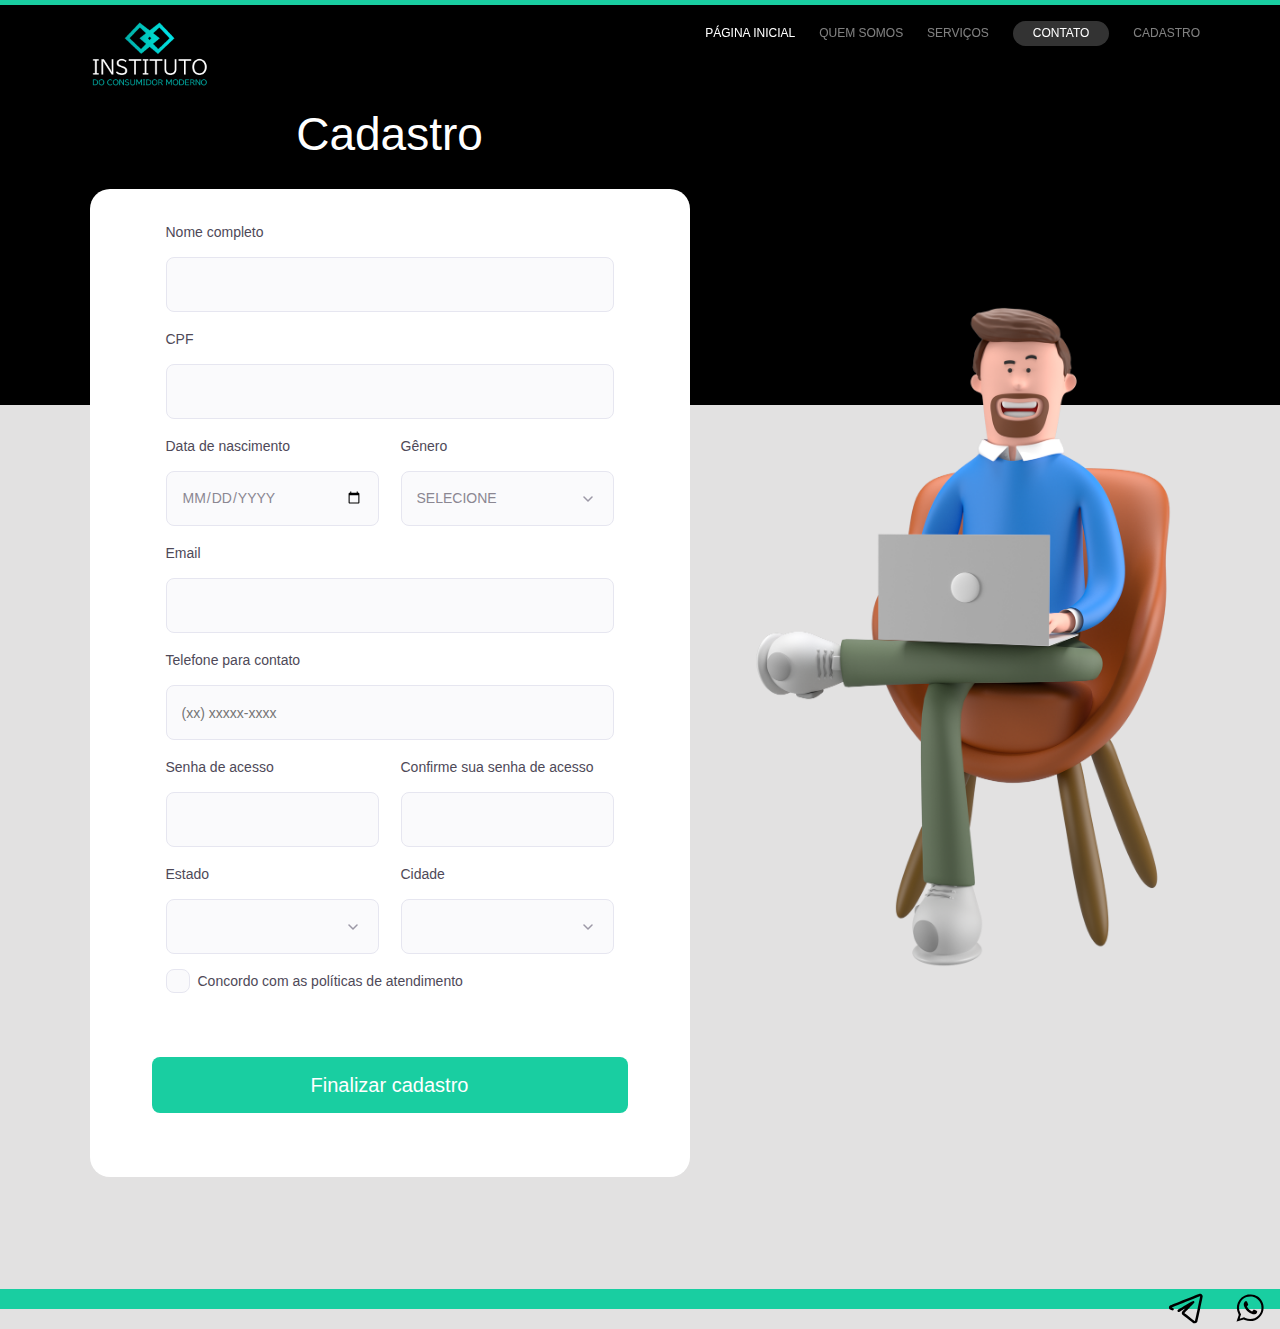
<file: cadastro.html>
<!DOCTYPE html>
<html lang="pt-br">
<head>
  <meta charset="UTF-8">
  <meta name="viewport" content="width=device-width, initial-scale=1.0">
  <title>Cadastro</title>

  <link rel="shortcut icon" href="./images/Arthur_Logo_ICM-removebg-preview (1).png">

  <link rel="stylesheet" href="./css/cadastro.css">
  <link rel="stylesheet" href="./css/style.css">
  <link rel="stylesheet" href="./css/bootstrap.css">

</head>
<body class="offcanvas">
    <nav class="gtco-nav" role="navigation">
		<div class="container">
			<div class="row">
				<div class="col-sm-2 col-xs-12">
					<div id="gtco-logo"><a href="index.html">
            <img src="./images/Arthur Logo ICM.png" alt="">
          </a></div>
				</div>
				<div class="col-xs-10 text-right menu-1 main-nav">
					<ul>
						<li class="active"><a href="index.html" data-nav-section="home">Página inicial</a></li>
						<li><a href="index.html" data-nav-section="about">Quem somos</a></li>
						<li><a href="index.html" data-nav-section="practice-areas">Serviços</a></li>
						<li class="btn-cta"><a href="index.html" data-nav-section="contact"><span>Contato</span></a></li>
						</li>
            <li><a href="http://freehtml5.co/" class="external" data-nav-section="register">Cadastro</a></li>
					</ul>
				</div>
			</div>
			
		</div>
	</nav>

  <div class="line"></div>
  <div class="page">
    <div class="form">
      <header>
        <h1>Cadastro</h1>
      </header>
      
      <form action="https://api.sheetmonkey.io/form/jngXyAKYbs1RW3cCso2Pkb" id="register" method="post">
        <fieldset>
          <div class="fieldset-wrapper">
            <div class="input-wrapper">
              <label for="name">Nome completo</label>
              <input type="text" id="name" 
              name="name
              ">
            </div>
    
            <div class="input-wrapper">
              <label for="cpf">CPF</label>
              <input type="text" name="cpf" \
          pattern="\d{3}\.?\d{3}\.?\d{3}-?\d{2}" \
          title="Digite um CPF no formato: xxx.xxx.xxx-xx">
            </div>

            <div class="user-data">
              <div class="input-wrapper">
                <label for="birthdayDate">Data de nascimento</label>
                <input type="date" id="date" name="birthdayDate" style="text-transform:uppercase" >
              </div>
              <div class="input-wrapper">
                <label for="gender">Gênero</label>
                <select name="gender" id="gender">
                  <option value="">Selecione</option>
                  <option value="F">Feminino</option>
                  <option value="M">Masculino</option>
                  <option value="Não-binário">Não binário</option>
                  <option value="Outro">Outro</option>
                </select>
              </div>
            </div>

            <div class="input-wrapper">
              <label for="email">Email</label>
              <input type="email" name="email">
            </div>
            <div class="input-wrapper">
              <label for="number">Telefone para contato</label>
              <input type="tel" id="number" name="number" placeholder="(xx) xxxxx-xxxx">
            </div>

            <div class="password-wrapper">
              <div class="input-wrapper">
                <label for="password">Senha de acesso</label>
                <input type="password" name="password" minlength="8">
              </div>
              <div class="input-wrapper">
                <label for="passwordConfirm">Confirme sua senha de acesso</label>
                <input type="password" name="passwordConfirm" minlength="8">
              </div>
            </div>
            <div class="location-wrapper">
              <div class="input-wrapper">
                <label for="uf">Estado</label>
                <select name="uf" id="uf">
                  <option value=""></option>
                </select>
              </div>
              <div class="input-wrapper">
                <label for="cities">Cidade</label>
                <select name="cities" id="cities">,
                  <option value=""></option>
                </select>
              </div>
            </div>

            <div class="checkbox-wrapper">
              <input type="checkbox" name="terms">
              <label for="terms">Concordo com as políticas de atendimento</label>
            </div>
          </div>
        </fieldset>
  
        <button type="submit" class="submit-button" id="sendForm">
          Finalizar cadastro
        </button>
      </form>
    </div>

    <img id="draw" src="./images/cadastro.png" alt="Desenho de um homem sentado em uma cadeira com um laptop no colo">
  </div>
  
  <footer>
      
        <p class="pull-right">
          <ul class="gtco-social-icons pull-right">
            <li><a href="https://criarmeulink.com.br/u/1684847218" target="_blank"><i class="icon-telegram">
              <img src="./images/icone-telegramme-symbole-logo-noir.svg" alt="Logo do Telegram">
            </i></a></li>
            <li><a href="https://api.whatsapp.com/send?phone=5528999736214" target="_blank"><i class="icon-whatsapp">
              <img src="./images/images.svg" alt="Logo do Whatsapp">
            </i></a></li>
          </ul>
        </p>

    </footer>
    
  <script src="./js/script.js"></script>

  <script src="./js/main.js"></script>
</body>
</html>
</file>
<file: css/cadastro.css>
* {
  margin: 0;
  padding: 0;
  box-sizing: border-box;
}

:root {
  font-size: 62.5%;
}

body::before {
  content: '';
  background: #000000;
  height: 40.5rem;
  width: 100%;
  top: 0;
  left: 0;
  display: block;

  position: absolute;
  z-index: -1;
}
.line {
  background: #19cea1;
  height: .5rem;
}

body {
  font-family: 'Poppins', sans-serif;
  background: #e2e1e1 !important;
  position: relative;

}

h1, h2, legend, button {
  font-family: 'Staatliches', cursive;
}

.page {
  display: flex;
  flex-wrap: wrap;
  max-width: 144rem;
  width: 90%;
  margin: 0 auto;
}

.page .form{
  max-width: 60rem;
  width: 90%;
  margin: 0 auto;

}

header {
  max-width: 40rem;
  width: 90%;
  margin: 10.7rem auto 3.2rem;

  display: flex;
  flex-direction: column;
  align-items: center;

  color: white;
  text-align: center;
}

.form header h1 {
  font-weight: normal;
  font-size: 4.6rem;
  line-height: 4.5rem;
}

p {
  margin-bottom: 2.3rem;

}

form {
  background: white;
  border-radius: 2rem;

  padding: 3.1rem 6.2rem 6.4rem;
  margin-bottom: 10.2rem;

  display: flex;
  flex-direction: column;
  align-items: center;
}

fieldset {
  border: none;
}

fieldset + fieldset {
  margin-top: 3.2rem;
}

.input-wrapper {
  display: flex;
  flex-direction: column;
  gap: .8rem;

  width: 100%;
  margin-bottom: 1.5rem;
  /*Conferir depois*/
}

.input-wrapper label,
.checkbox-wrapper label {
  font-size: 1.4rem;
  line-height: 2.4rem;

  color: #4E4958;
}

.input-wrapper label span:hover {
  color: #8b8792;
}

.input-wrapper input,
.input-wrapper select,
.input-wrapper textarea {
  height: 5.5rem;
  background: #FAFAFC;

  border: 1px solid #E6E6F0;
  border-radius: 8px;

  color: #8b8792;
  padding: 0 1.5rem;
}

.user-name,
.password-wrapper,
.location-wrapper,
.user-data {
  display: flex;
  gap: 2.2rem;
  justify-content: center;
}

.input-wrapper select {
  width: 100%;

  text-transform: uppercase;

  appearance: none;
  -webkit-appearance: none;

  background-image: url("data:image/svg+xml,%3Csvg width='10' height='6' viewBox='0 0 10 6' fill='none' xmlns='http://www.w3.org/2000/svg'%3E%3Cpath d='M1 1L5 5L9 1' stroke='%239C98A6' stroke-width='1.5' stroke-linecap='round' stroke-linejoin='round'/%3E%3C/svg%3E%0A");
  background-repeat: no-repeat;
  background-position: top 50% right 20px;

}

/*CHECKBOX*/
.checkbox-wrapper {
  position: relative;
}

.checkbox-wrapper input {
  position: absolute;
  top: 0;
  left: 0;
  width: 24px;
  height: 24px;

  opacity: 0;
}

.checkbox-wrapper label {

  display: flex;
  align-items: center;
  gap: 8px;

  margin: 0;
  /*quando a tela fica menor, a caixa aumenta, e dá a impressão de que está desalinhado.
  Como fazer a linha quebrar e deixar a caixa alinhada ainda??*/
}

.checkbox-wrapper label::before {
  content: '';
  width: 2.4rem;
  height: 2.4rem;

  display: block;

  background: #FAFAFC;
  border: 1px solid #E6E6F0;
  border-radius: 8px;
}

.checkbox-wrapper input:checked + label::before {
  background-image: url("data:image/svg+xml,%3Csvg width='18' height='14' viewBox='0 0 18 14' fill='none' xmlns='http://www.w3.org/2000/svg'%3E%3Cpath d='M6 11.17L1.83 7L0.410004 8.41L6 14L18 2L16.59 0.589996L6 11.17Z' fill='%2342D3FF'/%3E%3C/svg%3E%0A");
  background-repeat: no-repeat;
  background-position: center;
}

.checkbox-wrapper input:focus + label::before {
  outline: 2px solid black;
}

/*BUTTON*/
.submit-button {
  background: #19cea1;
  ;
  border: none;
  border-radius: 8px;

  width: 100%;
  padding: 1.5rem 4rem;
  margin-top: 64px;

  font-size: 2rem;
  line-height: 2.6rem;

  color: #FFFFFF;

}

.submit-button:hover {
  background: #15a581;
}

#Loading {
  width: 6.5rem;
  animation: Rotating 1s infinite linear;
}

.page #draw {
  object-fit: contain;
  width: 45rem;
  margin: 0 auto;
}

footer {
  background: #19cea1;
  height: 2rem;
}

@keyframes Rotating {
  0%{
    transform: rotate(0deg);
  }
  100% {
    transform: rotate(360deg);
  }
}
</file>
<file: css/style.css>
@font-face {
  font-family: 'icomoon';
  src: url("../fonts/icomoon/icomoon.eot?srf3rx");
  src: url("../fonts/icomoon/icomoon.eot?srf3rx#iefix") format("embedded-opentype"), url("../fonts/icomoon/icomoon.ttf?srf3rx") format("truetype"), url("../fonts/icomoon/icomoon.woff?srf3rx") format("woff"), url("../fonts/icomoon/icomoon.svg?srf3rx#icomoon") format("svg");
  font-weight: normal;
  font-style: normal;
}
/* =======================================================
*
* 	Template Style 
*
* ======================================================= */
body {
  font-family: "Open Sans", Arial, sans-serif;
  font-weight: 400;
  font-size: 16px;
  line-height: 1.8;
  color: #777;
  background: #fff;
}

#page {
  position: relative;
  overflow-x: hidden;
  width: 100%;
  height: 100%;
  -webkit-transition: 0.5s;
  -o-transition: 0.5s;
  transition: 0.5s;
}
.offcanvas #page:after {
  -webkit-transition: 2s;
  -o-transition: 2s;
  transition: 2s;
  position: absolute;
  top: 0;
  right: 0;
  bottom: 0;
  left: 0;
  z-index: 101;
  background: rgba(0, 0, 0, 0.7);
  content: "";
}

a {
  color: #7ED321;
  -webkit-transition: 0.5s;
  -o-transition: 0.5s;
  transition: 0.5s;
}

a:hover, a:active, a:focus {
  color: #7ED321;
  outline: none;
  text-decoration: none;
}

p {
  margin-bottom: 30px;
}

h1, h2, h3, h4, h5, h6, figure {
  color: #000;
  font-family: "Open Sans", Arial, sans-serif;
  font-weight: 400;
  margin: 0 0 30px 0;
}

::-webkit-selection {
  color: #fff;
  background: #7ED321;
}

::-moz-selection {
  color: #fff;
  background: #7ED321;
}

::selection {
  color: #fff;
  background: #7ED321;
}

.gtco-nav {
  position: fixed;
  top: 0;
  margin: 0;
  padding: 0;
  width: 100%;
  padding: 20px 0;
  z-index: 1001;
  -webkit-transition: 0.3s;
  -o-transition: 0.3s;
  transition: 0.3s;
}
@media screen and (max-width: 768px) {
  .gtco-nav {
    padding: 20px 0;
  }
}
.gtco-nav #gtco-logo {
  font-size: 30px;
  line-height: 1;
  margin: 0;
  padding: 0;
  font-weight: bold;

  transition: transform .3s;
}

.gtco-nav #gtco-logo a {
  padding: 0px 10px;
  color: #fff;
  font-weight: 700;
  -webkit-transition: 0.4s;
  -o-transition: 0.4s;
  transition: 0.4s;
  text-decoration: none;

  
}

.gtco-nav #gtco-logo:hover {
  transform: scale(1.03);
}

.gtco-nav #gtco-logo img {
  width: 140px;
}

@media screen and (max-width: 768px) {
  .gtco-nav .menu-1, .gtco-nav .menu-2 {
    display: none;
  }
}
.gtco-nav ul {
  padding: 0;
  margin: 1px 0 0 0;
}
.gtco-nav ul li {
  padding: 0;
  margin: 0;
  list-style: none;
  display: inline;
}
.gtco-nav ul li a {
  font-size: 12px;
  padding: 30px 10px;
  text-transform: uppercase;
  color: rgba(255, 255, 255, 0.5);
  font-weight: 400 !important;
  -webkit-transition: 0.5s;
  -o-transition: 0.5s;
  transition: 0.5s;

  text-decoration: none;
}
.gtco-nav ul li a:hover, .gtco-nav ul li a:focus, .gtco-nav ul li a:active {
  color: #fff;
}
.gtco-nav ul li.has-dropdown {
  position: relative;
}
.gtco-nav ul li.has-dropdown .dropdown {
  width: 130px;
  -webkit-box-shadow: 0px 4px 5px 0px rgba(0, 0, 0, 0.15);
  -moz-box-shadow: 0px 4px 5px 0px rgba(0, 0, 0, 0.15);
  box-shadow: 0px 4px 5px 0px rgba(0, 0, 0, 0.15);
  z-index: 1002;
  visibility: hidden;
  opacity: 0;
  position: absolute;
  top: 40px;
  left: 0;
  text-align: left;
  background: #fff;
  padding: 20px;
  -webkit-border-radius: 4px;
  -moz-border-radius: 4px;
  -ms-border-radius: 4px;
  border-radius: 4px;
  -webkit-transition: 0s;
  -o-transition: 0s;
  transition: 0s;
}
.gtco-nav ul li.has-dropdown .dropdown:before {
  bottom: 100%;
  left: 40px;
  border: solid transparent;
  content: " ";
  height: 0;
  width: 0;
  position: absolute;
  pointer-events: none;
  border-bottom-color: #fff;
  border-width: 8px;
  margin-left: -8px;
}
.gtco-nav ul li.has-dropdown .dropdown li {
  display: block;
  margin-bottom: 7px;
}
.gtco-nav ul li.has-dropdown .dropdown li:last-child {
  margin-bottom: 0;
}
.gtco-nav ul li.has-dropdown .dropdown li a {
  padding: 2px 0;
  display: block;
  color: #999999;
  line-height: 1.2;
  text-transform: none;
  font-size: 15px;
}
.gtco-nav ul li.has-dropdown .dropdown li a:hover {
  color: #000;
}
.gtco-nav ul li.has-dropdown .dropdown li.active > a {
  color: #000 !important;
}
.gtco-nav ul li.has-dropdown:hover a, .gtco-nav ul li.has-dropdown:focus a {
  color: #fff;
}
.gtco-nav ul li.btn-cta a {
  color: #fff;
}
.gtco-nav ul li.btn-cta a span {
  border: none !important;
  background: rgba(255, 255, 255, 0.2);
  padding: 4px 20px;
  display: -moz-inline-stack;
  display: inline-block;
  zoom: 1;
  *display: inline;
  -webkit-transition: 0.3s;
  -o-transition: 0.3s;
  transition: 0.3s;
  -webkit-border-radius: 30px;
  -moz-border-radius: 30px;
  -ms-border-radius: 30px;
  border-radius: 30px;
}
.gtco-nav ul li.btn-cta a:hover span {
  background: #8bde2f;
  color: #fff;
}
.gtco-nav ul li.active > a {
  color: #fff !important;
}
.gtco-nav.scrolled {
  background: #fff;
  -webkit-box-shadow: 0px 1px 3px 0px rgba(0, 0, 0, 0.15);
  -moz-box-shadow: 0px 1px 3px 0px rgba(0, 0, 0, 0.15);
  box-shadow: 0px 1px 3px 0px rgba(0, 0, 0, 0.15);
}
.gtco-nav.scrolled ul {
  padding: 0;
  margin: 1px 0 0 0;
}
.gtco-nav.scrolled ul li {
  padding: 0;
  margin: 0;
  list-style: none;
  display: inline;
}
.gtco-nav.scrolled ul li a {
  color: rgba(0, 0, 0, 0.5);
}
.gtco-nav.scrolled ul li a:hover {
  color: black;
}
.gtco-nav.scrolled ul li.active > a {
  color: #7ED321 !important;
}
.gtco-nav.scrolled ul li.btn-cta a {
  color: #fff;
}
.gtco-nav.scrolled ul li.btn-cta a span {
  border: none !important;
  background: #7ED321;
  padding: 4px 20px;
  color: #fff;
}
.gtco-nav.scrolled #gtco-logo em, .gtco-nav.scrolled #gtco-logo a {
  color: #000;
}

#gtco-hero .gtco-video-link a {
  color: rgba(255, 255, 255, 0.5);
}
#gtco-hero .gtco-video-link a i {
  font-size: 78px;
  top: 2px;
  position: relative;
  color: #fff;
  -webkit-transform: scale(1);
  -moz-transform: scale(1);
  -ms-transform: scale(1);
  -o-transform: scale(1);
  transform: scale(1);
  display: -moz-inline-stack;
  display: inline-block;
  zoom: 1;
  *display: inline;
  -webkit-border-radius: 50%;
  -moz-border-radius: 50%;
  -ms-border-radius: 50%;
  border-radius: 50%;
  -webkit-transition: 0.5s;
  -o-transition: 0.5s;
  transition: 0.5s;
}
#gtco-hero .gtco-video-link a:hover {
  color: white;
}
#gtco-hero .gtco-video-link a:hover i {
  -webkit-transform: scale(1.1);
  -moz-transform: scale(1.1);
  -ms-transform: scale(1.1);
  -o-transform: scale(1.1);
  transform: scale(1.1);
}
@media screen and (max-width: 480px) {
  #gtco-hero .text-left {
    text-align: center !important;
  }
}
@media screen and (max-width: 480px) {
  #gtco-hero .btn {
    display: block;
    width: 100%;
  }
}

#gtco-header,
#gtco-counter,
.gtco-bg {
  background-size: cover;
  background-position: top center;
  background-repeat: no-repeat;
  position: relative;
}

.gtco-bg {
  background-position: center center;
  width: 100%;
  float: left;
  position: relative;
}

.gtco-video {
  height: 450px;
  overflow: hidden;
  margin-bottom: 30px;
  -webkit-border-radius: 7px;
  -moz-border-radius: 7px;
  -ms-border-radius: 7px;
  border-radius: 7px;
}
.gtco-video.gtco-video-sm {
  height: 250px;
}
.gtco-video a {
  z-index: 1001;
  position: absolute;
  top: 50%;
  left: 50%;
  margin-top: -45px;
  margin-left: -45px;
  width: 90px;
  height: 90px;
  display: table;
  text-align: center;
  background: #fff;
  -webkit-box-shadow: 0px 14px 30px -15px rgba(0, 0, 0, 0.75);
  -moz-box-shadow: 0px 14px 30px -15px rgba(0, 0, 0, 0.75);
  box-shadow: 0px 14px 30px -15px rgba(0, 0, 0, 0.75);
  -webkit-border-radius: 50%;
  -moz-border-radius: 50%;
  -ms-border-radius: 50%;
  border-radius: 50%;
}
.gtco-video a i {
  text-align: center;
  display: table-cell;
  vertical-align: middle;
  font-size: 40px;
}
.gtco-video .overlay {
  position: absolute;
  top: 0;
  left: 0;
  right: 0;
  bottom: 0;
  background: rgba(0, 0, 0, 0.5);
  -webkit-transition: 0.5s;
  -o-transition: 0.5s;
  transition: 0.5s;
}
.gtco-video:hover .overlay {
  background: rgba(0, 0, 0, 0.7);
}
.gtco-video:hover a {
  position: relative;
  -webkit-transform: scale(1.2);
  -moz-transform: scale(1.2);
  -ms-transform: scale(1.2);
  -o-transform: scale(1.2);
  transform: scale(1.2);
}

.gtco-cover {
  height: 900px;
  background-size: cover;
  background-repeat: no-repeat;
  position: relative;
  float: left;
  width: 100%;
}
.gtco-cover a {
  color: #7ED321;
}
.gtco-cover a:hover {
  color: white;
}
.gtco-cover .overlay {
  z-index: 1;
  position: absolute;
  bottom: 0;
  top: 0;
  left: 0;
  right: 0;
  background: rgba(35, 35, 35, 0.5);
}
.gtco-cover > .container {
  position: relative;
  z-index: 10;
}
@media screen and (max-width: 768px) {
  .gtco-cover {
    height: 600px;
  }
}
.gtco-cover .display-t,
.gtco-cover .display-tc {
  height: 900px;
  display: table;
  width: 100%;
}
@media screen and (max-width: 768px) {
  .gtco-cover .display-t,
  .gtco-cover .display-tc {
    height: 600px;
  }
}
.gtco-cover.gtco-cover-sm {
  height: 600px;
}
@media screen and (max-width: 768px) {
  .gtco-cover.gtco-cover-sm {
    height: 400px;
  }
}
.gtco-cover.gtco-cover-sm .display-t,
.gtco-cover.gtco-cover-sm .display-tc {
  height: 600px;
  display: table;
  width: 100%;
}
@media screen and (max-width: 768px) {
  .gtco-cover.gtco-cover-sm .display-t,
  .gtco-cover.gtco-cover-sm .display-tc {
    height: 400px;
  }
}
.gtco-cover.gtco-cover-xs {
  height: 500px;
}
@media screen and (max-width: 768px) {
  .gtco-cover.gtco-cover-xs {
    height: inherit !important;
    padding: 3em 0;
  }
}
.gtco-cover.gtco-cover-xs .display-t,
.gtco-cover.gtco-cover-xs .display-tc {
  height: 500px;
  display: table;
  width: 100%;
}
@media screen and (max-width: 768px) {
  .gtco-cover.gtco-cover-xs .display-t,
  .gtco-cover.gtco-cover-xs .display-tc {
    padding: 3em 0;
    height: inherit !important;
  }
}
.gtco-cover.gtco-cover-xxs {
  padding: 3em 0;
}
.gtco-cover .btn-primary {
  color: #fff !important;
}

#gtco-about,
#gtco-practice-areas,
#gtco-our-team,
#gtco-contact {
  padding: 7em 0;
  clear: both;
}

#gtco-about .img-shadow {
  position: relative;
  background: #7ED321;
  width: 100%;
  float: left;
}
#gtco-about .img-shadow img {
  position: relative;
  top: -20px;
  left: -20px;
}
#gtco-about .heading {
  position: relative;
}
#gtco-about .heading .subtle-text {
  position: absolute;
  bottom: -1.6em;
  left: 0;
  text-transform: uppercase;
  font-size: 208px;
  color: #F8F8F8;
  font-weight: 900;
  z-index: -1;
}

#gtco-practice-areas .heading {
  position: relative;
}
#gtco-practice-areas .heading .subtle-text {
  position: absolute;
  bottom: -1.6em;
  left: 0;
  text-transform: uppercase;
  font-size: 208px;
  color: #F8F8F8;
  font-weight: 900;
  z-index: -1;
  line-height: 1;
}
#gtco-practice-areas .heading .subtle-text span {
  display: block;
}
#gtco-practice-areas .gtco-practice-area-item {
  margin-bottom: 30px;
}
#gtco-practice-areas .gtco-practice-area-item .gtco-icon,
#gtco-practice-areas .gtco-practice-area-item .gtco-copy {
  display: table-cell;
  vertical-align: top;
}
#gtco-practice-areas .gtco-practice-area-item .gtco-icon {
  width: 100px;
}
@media screen and (max-width: 768px) {
  #gtco-practice-areas .gtco-practice-area-item .gtco-icon {
    width: 70px;
  }
}
#gtco-practice-areas .gtco-practice-area-item .gtco-copy h3 {
  margin-bottom: 15px;
  font-size: 24px;
}

#gtco-our-team .heading {
  position: relative;
}
#gtco-our-team .heading .subtle-text {
  position: absolute;
  bottom: -1.6em;
  left: 0;
  text-transform: uppercase;
  font-size: 208px;
  color: #F8F8F8;
  font-weight: 900;
  z-index: -1;
  line-height: 1;
}
#gtco-our-team .heading .subtle-text span {
  display: block;
}
#gtco-our-team .team-item {
  margin-bottom: 9em;
}
#gtco-our-team .team-item:last-child {
  margin-bottom: 0;
}
#gtco-our-team .gtco-team-reverse .img-shadow,
#gtco-our-team .gtco-team .img-shadow {
  position: relative;
  background: #7ED321;
  width: 100%;
  float: left;
  margin-bottom: 30px;
}
#gtco-our-team .gtco-team-reverse .img-shadow img,
#gtco-our-team .gtco-team .img-shadow img {
  position: relative;
  top: -20px;
  right: -20px;
}
#gtco-our-team .gtco-team .img-shadow img {
  top: -20px;
  left: -20px;
}

#gtco-contact .heading {
  position: relative;
}
#gtco-contact .heading .subtle-text {
  position: absolute;
  bottom: -1em;
  left: 0;
  text-transform: uppercase;
  font-size: 208px;
  color: #F8F8F8;
  font-weight: 900;
  z-index: -1;
  line-height: 1;
}
#gtco-contact .heading .subtle-text span {
  display: block;
}
#gtco-contact .form-group {
  margin-bottom: 20px;

}

#gtco-contact .form-control input {
  border-radius: 20px;
}

#gtco-contact .form-control {
  height: 70px;
  font-size: 18px;
  box-shadow: none !important;
  border: 1px solid #cccccc;
  padding-left: 20px;
  padding-right: 20px;
  background: #fff;
}
#gtco-contact textarea {
  height: inherit !important;
  resize: vertical;
}

.heading {
  text-align: center;
  margin-bottom: 70px;
}
.heading h1 {
  margin-bottom: 10px;
}
@media screen and (max-width: 768px) {
  .heading h1 {
    font-size: 26px;
  }
}
.heading .sub {
  position: relative;
  padding-bottom: 40px;
  font-size: 18px;
  color: #757575;
}
.heading .sub:after {
  bottom: 0;
  left: 50%;
  margin-left: -36px;
  content: "";
  position: absolute;
  width: 72px;
  height: 2px;
  background: #7ED321;
}

.heading-colored {
  color: #7ED321;
}

.read-more i {
  position: relative;
  top: 2px;
  -webkit-transition: 0.5s;
  -o-transition: 0.5s;
  transition: 0.5s;
}
.read-more:hover i {
  padding-left: 10px;
}

.loading {
  width: 45px;

  animation: Rotating 1s infinite linear;
}

.gtco-social-icons {
  margin: 0;
  padding: 0;
}
.gtco-social-icons li {
  margin: 0;
  padding: 0;
  list-style: none;
  display: -moz-inline-stack;
  display: inline-block;
  zoom: 1;
  *display: inline;
}
.gtco-social-icons li a {
  display: -moz-inline-stack;
  display: inline-block;
  zoom: 1;
  display: inline;
  color: #111111;
  padding-left: 10px;
  padding-right: 10px;

}
.gtco-social-icons li a i {
  font-size: 20px;
}
.gtco-social-icons li a i img {
  width: 40px;
  transition: transform .5s;
}

.gtco-social-icons li a i img:hover {
  transform: scale(1.1);
}

form label {
  font-weight: normal !important;
}

#gtco-header .display-tc,
.gtco-cover .display-tc {
  display: table-cell !important;
  vertical-align: middle;
}
#gtco-header .display-tc h1, #gtco-header .display-tc h2,
.gtco-cover .display-tc h1,
.gtco-cover .display-tc h2 {
  margin: 0;
  padding: 0;
  color: white;
}
#gtco-header .display-tc h1,
.gtco-cover .display-tc h1 {
  margin-bottom: 30px;
  font-size: 59px;
  line-height: 1.5;
  font-weight: 100;
}
@media screen and (max-width: 768px) {
  #gtco-header .display-tc h1,
  .gtco-cover .display-tc h1 {
    font-size: 34px;
    line-height: 1.2;
    margin-bottom: 10px;
  }
}
#gtco-header .display-tc h2,
.gtco-cover .display-tc h2 {
  font-size: 22px;
  line-height: 1.5;
  margin-bottom: 30px;
}

#gtco-footer {
  padding-top: 30px;
  background: #fafafa;
}
#gtco-footer .gtco-footer-links {
  padding: 0;
  margin: 0 0 20px 0;
  float: left;
  width: 100%;
}
#gtco-footer .gtco-footer-links li {
  padding: 0;
  margin: 0 0 15px 0;
  list-style: none;
  line-height: 1;
}
#gtco-footer .gtco-footer-links li a {
  text-decoration: none;
}
#gtco-footer .gtco-footer-links li a:hover {
  text-decoration: underline;
}
#gtco-footer .gtco-widget {
  margin-bottom: 30px;
}
#gtco-footer .gtco-widget h3 {
  margin-bottom: 15px;
  font-weight: bold;
  font-size: 15px;
  letter-spacing: 2px;
  text-transform: uppercase;
}
#gtco-footer .gtco-widget .gtco-quick-contact {
  padding: 0;
  margin: 0;
}
#gtco-footer .gtco-widget .gtco-quick-contact li {
  padding: 0;
  margin: 0 0 10px 0;
  list-style: none;
}
#gtco-footer .gtco-widget .gtco-quick-contact li i {
  width: 30px;
  /*float: left;*/
  font-size: 18px;
  position: relative;
  margin-top: 4px;
  display: -moz-inline-stack;
  display: inline-block;
  zoom: 1;
  *display: inline;
}
@media screen and (max-width: 768px) {
  #gtco-footer .copyright .pull-left,
  #gtco-footer .copyright .pull-right {
    float: none !important;
    text-align: center;
  }
}
#gtco-footer .copyright .block {
  display: block;
}

#gtco-offcanvas {
  position: absolute;
  position: fixed;
  z-index: 1901;
  width: 270px;
  background: black;
  top: 0;
  right: 0;
  top: 0;
  bottom: 0;
  padding: 45px 40px 40px 40px;
  overflow-y: auto;
  display: none;
  -moz-transform: translateX(270px);
  -webkit-transform: translateX(270px);
  -ms-transform: translateX(270px);
  -o-transform: translateX(270px);
  transform: translateX(270px);
  -webkit-transition: 0.5s;
  -o-transition: 0.5s;
  transition: 0.5s;
}
@media screen and (max-width: 768px) {
  #gtco-offcanvas {
    display: block;
  }
}
.offcanvas #gtco-offcanvas {
  -moz-transform: translateX(0px);
  -webkit-transform: translateX(0px);
  -ms-transform: translateX(0px);
  -o-transform: translateX(0px);
  transform: translateX(0px);
}
#gtco-offcanvas a {
  color: rgba(255, 255, 255, 0.5);
}
#gtco-offcanvas a:hover {
  color: rgba(255, 255, 255, 0.8);
}
#gtco-offcanvas ul {
  padding: 0;
  margin: 0;
}
#gtco-offcanvas ul li {
  padding: 0;
  margin: 0;
  list-style: none;
}
#gtco-offcanvas ul li > ul {
  padding-left: 20px;
  display: none;
}
#gtco-offcanvas ul li.offcanvas-has-dropdown > a {
  display: block;
  position: relative;
}
#gtco-offcanvas ul li.offcanvas-has-dropdown > a:after {
  position: absolute;
  right: 0px;
  font-family: 'icomoon';
  /*speak: none;*/
  font-style: normal;
  font-weight: normal;
  font-variant: normal;
  text-transform: none;
  line-height: 1;
  /* Better Font Rendering =========== */
  -webkit-font-smoothing: antialiased;
  -moz-osx-font-smoothing: grayscale;
  content: "\e921";
  font-size: 20px;
  color: rgba(255, 255, 255, 0.2);
  -webkit-transition: 0.5s;
  -o-transition: 0.5s;
  transition: 0.5s;
}
#gtco-offcanvas ul li.offcanvas-has-dropdown.active a:after {
  -webkit-transform: rotate(-180deg);
  -moz-transform: rotate(-180deg);
  -ms-transform: rotate(-180deg);
  -o-transform: rotate(-180deg);
  transform: rotate(-180deg);
}

.uppercase {
  font-size: 14px;
  color: #000;
  margin-bottom: 10px;
  font-weight: 700;
  text-transform: uppercase;
}

.gototop {
  position: fixed;
  bottom: 20px;
  right: 20px;
  z-index: 999;
  opacity: 0;
  visibility: hidden;
  -webkit-transition: 0.5s;
  -o-transition: 0.5s;
  transition: 0.5s;
}
.gototop.active {
  opacity: 1;
  visibility: visible;
}
.gototop a {
  width: 50px;
  height: 50px;
  display: table;
  background: rgba(0, 0, 0, 0.5);
  color: #fff;
  text-align: center;
  -webkit-border-radius: 4px;
  -moz-border-radius: 4px;
  -ms-border-radius: 4px;
  border-radius: 4px;
}
.gototop a i {
  height: 50px;
  display: table-cell;
  vertical-align: middle;
}
.gototop a:hover, .gototop a:active, .gototop a:focus {
  text-decoration: none;
  outline: none;
}

.gtco-nav-toggle {
  width: 25px;
  height: 25px;
  cursor: pointer;
  text-decoration: none;
}
.gtco-nav-toggle.active i::before, .gtco-nav-toggle.active i::after {
  background: #444;
}
.gtco-nav-toggle:hover, .gtco-nav-toggle:focus, .gtco-nav-toggle:active {
  outline: none;
  border-bottom: none !important;
}
.gtco-nav-toggle i {
  position: relative;
  display: inline-block;
  width: 25px;
  height: 2px;
  color: #252525;
  font: bold 14px/.4 Helvetica;
  text-transform: uppercase;
  text-indent: -55px;
  background: #000000;
  transition: all .2s ease-out;
}
.gtco-nav-toggle i::before, .gtco-nav-toggle i::after {
  content: '';
  width: 25px;
  height: 2px;
  background: #000000;
  position: absolute;
  left: 0;
  transition: all .2s ease-out;

}
.gtco-nav-toggle.gtco-nav-white > i {
  color: #fff;
  background: #fff;
}
.gtco-nav-toggle.gtco-nav-white > i::before, .gtco-nav-toggle.gtco-nav-white > i::after {
  background: #fff;
}

.gtco-nav-toggle i::before {
  top: -7px;
}

.gtco-nav-toggle i::after {
  bottom: -7px;
}

.gtco-nav-toggle:hover i::before {
  top: -10px;
}

.gtco-nav-toggle:hover i::after {
  bottom: -10px;
}

.gtco-nav-toggle.active i {
  background: transparent;
}

.gtco-nav-toggle.active i::before {
  top: 0;
  -webkit-transform: rotateZ(45deg);
  -moz-transform: rotateZ(45deg);
  -ms-transform: rotateZ(45deg);
  -o-transform: rotateZ(45deg);
  transform: rotateZ(45deg);
}

.gtco-nav-toggle.active i::after {
  bottom: 0;
  -webkit-transform: rotateZ(-45deg);
  -moz-transform: rotateZ(-45deg);
  -ms-transform: rotateZ(-45deg);
  -o-transform: rotateZ(-45deg);
  transform: rotateZ(-45deg);
}

.gtco-nav-toggle {
  position: fixed;
  right: 0px;
  top: 10px;
  z-index: 21;
  padding: 6px 0 0 0;
  display: block;
  margin: 0 auto;
  display: none;
  height: 44px;
  width: 44px;
  z-index: 2001;
  border-bottom: none !important;

}
@media screen and (max-width: 768px) {
  .gtco-nav-toggle {
    display: block;
  }
}

.btn {
  margin-right: 4px;
  margin-bottom: 4px;
  font-family: "Open Sans", Arial, sans-serif;
  font-size: 16px;
  font-weight: 400;
  -webkit-border-radius: 4px;
  -moz-border-radius: 4px;
  -ms-border-radius: 4px;
  border-radius: 4px;
  -webkit-transition: 0.5s;
  -o-transition: 0.5s;
  transition: 0.5s;
  padding: 8px 30px;
}
.btn.btn-md {
  padding: 8px 20px !important;
}
.btn.btn-lg {
  padding: 18px 36px !important;
}
.btn:hover, .btn:active, .btn:focus {
  box-shadow: none !important;
  outline: none !important;
}

.btn-primary {
  background: #7ED321;
  color: #fff;
  border: 2px solid #7ED321 !important;
}
.btn-primary:hover, .btn-primary:focus, .btn-primary:active {
  background: #8bde2f !important;
  border-color: #8bde2f !important;
}
.btn-primary.btn-outline {
  background: transparent;
  color: #7ED321;
  border: 2px solid #7ED321;
}
.btn-primary.btn-outline:hover, .btn-primary.btn-outline:focus, .btn-primary.btn-outline:active {
  background: #7ED321;
  color: #fff;
}

.btn-success {
  background: #5cb85c;
  color: #fff;
  border: 2px solid #5cb85c;
}
.btn-success:hover, .btn-success:focus, .btn-success:active {
  background: #4cae4c !important;
  border-color: #4cae4c !important;
}
.btn-success.btn-outline {
  background: transparent;
  color: #5cb85c;
  border: 2px solid #5cb85c;
}
.btn-success.btn-outline:hover, .btn-success.btn-outline:focus, .btn-success.btn-outline:active {
  background: #5cb85c;
  color: #fff;
}

.btn-info {
  background: #5bc0de;
  color: #fff;
  border: 2px solid #5bc0de;
}
.btn-info:hover, .btn-info:focus, .btn-info:active {
  background: #46b8da !important;
  border-color: #46b8da !important;
}
.btn-info.btn-outline {
  background: transparent;
  color: #5bc0de;
  border: 2px solid #5bc0de;
}
.btn-info.btn-outline:hover, .btn-info.btn-outline:focus, .btn-info.btn-outline:active {
  background: #5bc0de;
  color: #fff;
}

.btn-warning {
  background: #f0ad4e;
  color: #fff;
  border: 2px solid #f0ad4e;
}
.btn-warning:hover, .btn-warning:focus, .btn-warning:active {
  background: #eea236 !important;
  border-color: #eea236 !important;
}
.btn-warning.btn-outline {
  background: transparent;
  color: #f0ad4e;
  border: 2px solid #f0ad4e;
}
.btn-warning.btn-outline:hover, .btn-warning.btn-outline:focus, .btn-warning.btn-outline:active {
  background: #f0ad4e;
  color: #fff;
}

.btn-danger {
  background: #d9534f;
  color: #fff;
  border: 2px solid #d9534f;
}
.btn-danger:hover, .btn-danger:focus, .btn-danger:active {
  background: #d43f3a !important;
  border-color: #d43f3a !important;
}
.btn-danger.btn-outline {
  background: transparent;
  color: #d9534f;
  border: 2px solid #d9534f;
}
.btn-danger.btn-outline:hover, .btn-danger.btn-outline:focus, .btn-danger.btn-outline:active {
  background: #d9534f;
  color: #fff;
}

.btn-white {
  background: #fff;
  color: #000;
  border: 2px solid #fff;
}
.btn-white:hover, .btn-white:focus, .btn-white:active {
  color: #000;
  background: #f2f2f2 !important;
  border-color: #f2f2f2 !important;
}
.btn-white.btn-outline {
  color: #fff;
  border: 2px solid #fff;
}
.btn-white.btn-outline:hover, .btn-white.btn-outline:focus, .btn-white.btn-outline:active {
  background: #fff;
  color: #000;
  border: 2px solid #fff;
}

.btn-outline {
  background: none;
  border: 2px solid gray;
  font-size: 16px;
  -webkit-transition: 0.3s;
  -o-transition: 0.3s;
  transition: 0.3s;
}
.btn-outline:hover, .btn-outline:focus, .btn-outline:active {
  box-shadow: none;
}

.btn.with-arrow {
  position: relative;
  -webkit-transition: 0.3s;
  -o-transition: 0.3s;
  transition: 0.3s;
}
.btn.with-arrow i {
  visibility: hidden;
  opacity: 0;
  position: absolute;
  right: 0px;
  top: 50%;
  margin-top: -8px;
  -webkit-transition: 0.2s;
  -o-transition: 0.2s;
  transition: 0.2s;
}
.btn.with-arrow:hover {
  padding-right: 50px;
}
.btn.with-arrow:hover i {
  color: #fff;
  right: 18px;
  visibility: visible;
  opacity: 1;
}

#gtco-contact h3 {
  color: #fff;
  font-size: 30px;
}

.row-pb-md {
  padding-bottom: 4em !important;
}

.row-pb-sm {
  padding-bottom: 2em !important;
}

.gtco-loader {
  position: fixed;
  left: 0px;
  top: 0px;
  width: 100%;
  height: 100%;
  z-index: 9999;
  background: url(../images/loader.gif) center no-repeat #fff;
}

.js .animate-box {
  opacity: 0;
}

/*# sourceMappingURL=style.css.map */
</file>
